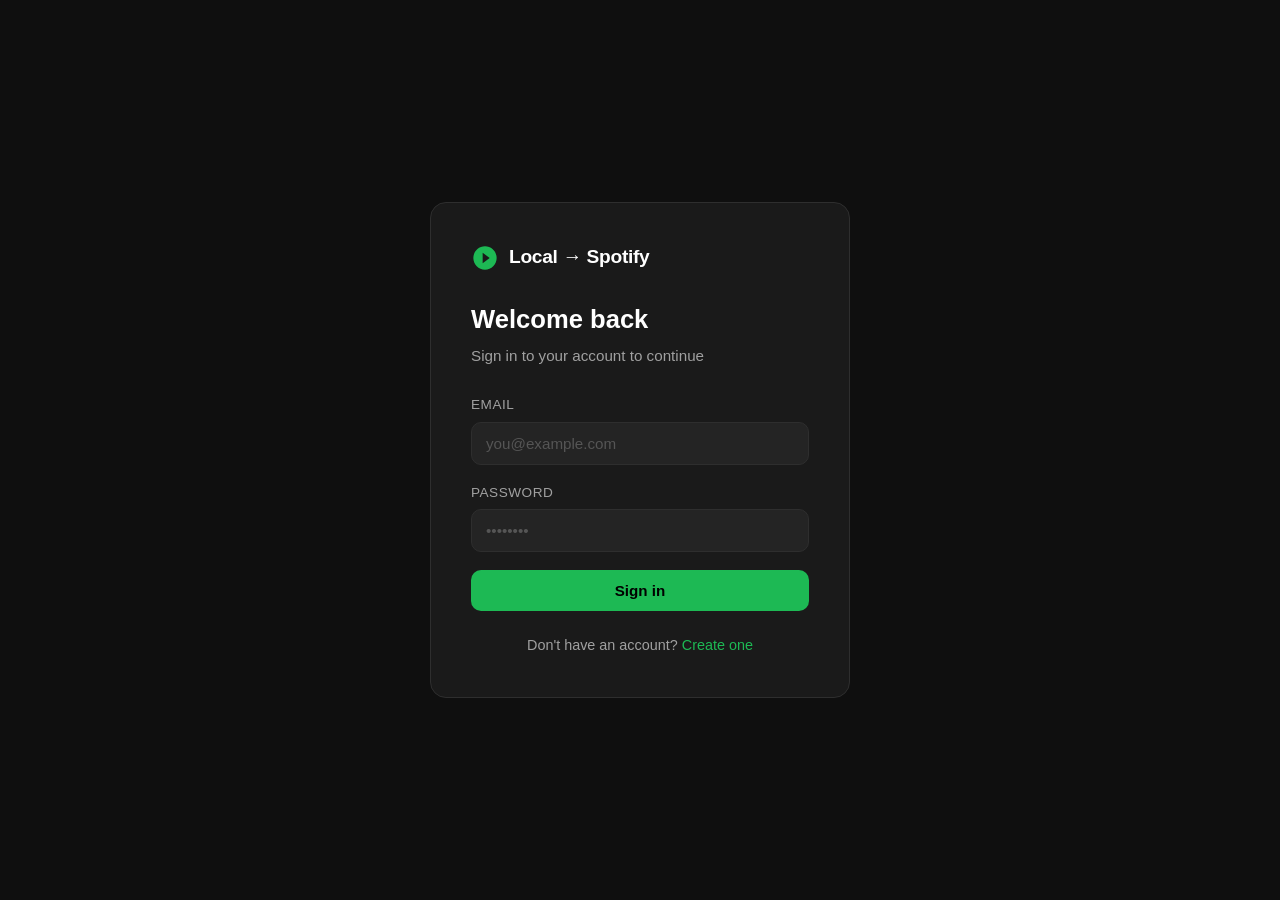
<file: static/index.html>
<!DOCTYPE html>
<html lang="en">
<head>
  <meta charset="UTF-8">
  <meta name="viewport" content="width=device-width, initial-scale=1.0">
  <title>Local Music to Spotify — Login</title>
  <link rel="stylesheet" href="/static/css/style.css">
</head>
<body>
<div class="auth-wrapper">
  <div class="auth-box">
    <div class="auth-logo">
      <svg width="28" height="28" viewBox="0 0 24 24" fill="currentColor">
        <path d="M12 2C6.48 2 2 6.48 2 12s4.48 10 10 10 10-4.48 10-10S17.52 2 12 2zm-2 14.5v-9l6 4.5-6 4.5z"/>
      </svg>
      <span>Local → Spotify</span>
    </div>

    <h1>Welcome back</h1>
    <p class="subtitle">Sign in to your account to continue</p>

    <form id="loginForm">
      <div class="form-group">
        <label>Email</label>
        <input type="email" id="email" placeholder="you@example.com" autocomplete="email" required>
      </div>
      <div class="form-group">
        <label>Password</label>
        <input type="password" id="password" placeholder="••••••••" autocomplete="current-password" required>
      </div>
      <button type="submit" class="btn btn-primary" id="loginBtn">Sign in</button>
      <p class="error-msg" id="errorMsg"></p>
    </form>

    <div class="auth-footer">
      Don't have an account? <a href="/register">Create one</a>
    </div>
  </div>
</div>

<script src="/static/js/auth.js"></script>
<script>
  if (localStorage.getItem('token')) window.location.href = '/dashboard';

  document.getElementById('loginForm').addEventListener('submit', async (e) => {
    e.preventDefault();
    const btn = document.getElementById('loginBtn');
    const err = document.getElementById('errorMsg');
    err.classList.remove('show');
    btn.disabled = true;
    btn.innerHTML = '<span class="spinner"></span>';

    try {
      const res = await api('/auth/login', 'POST', {
        email: document.getElementById('email').value.trim(),
        password: document.getElementById('password').value,
      });
      localStorage.setItem('token', res.token);
      localStorage.setItem('username', res.username);
      window.location.href = '/dashboard';
    } catch (ex) {
      err.textContent = ex.message || 'Login failed';
      err.classList.add('show');
      btn.disabled = false;
      btn.textContent = 'Sign in';
    }
  });
</script>
</body>
</html>
</file>
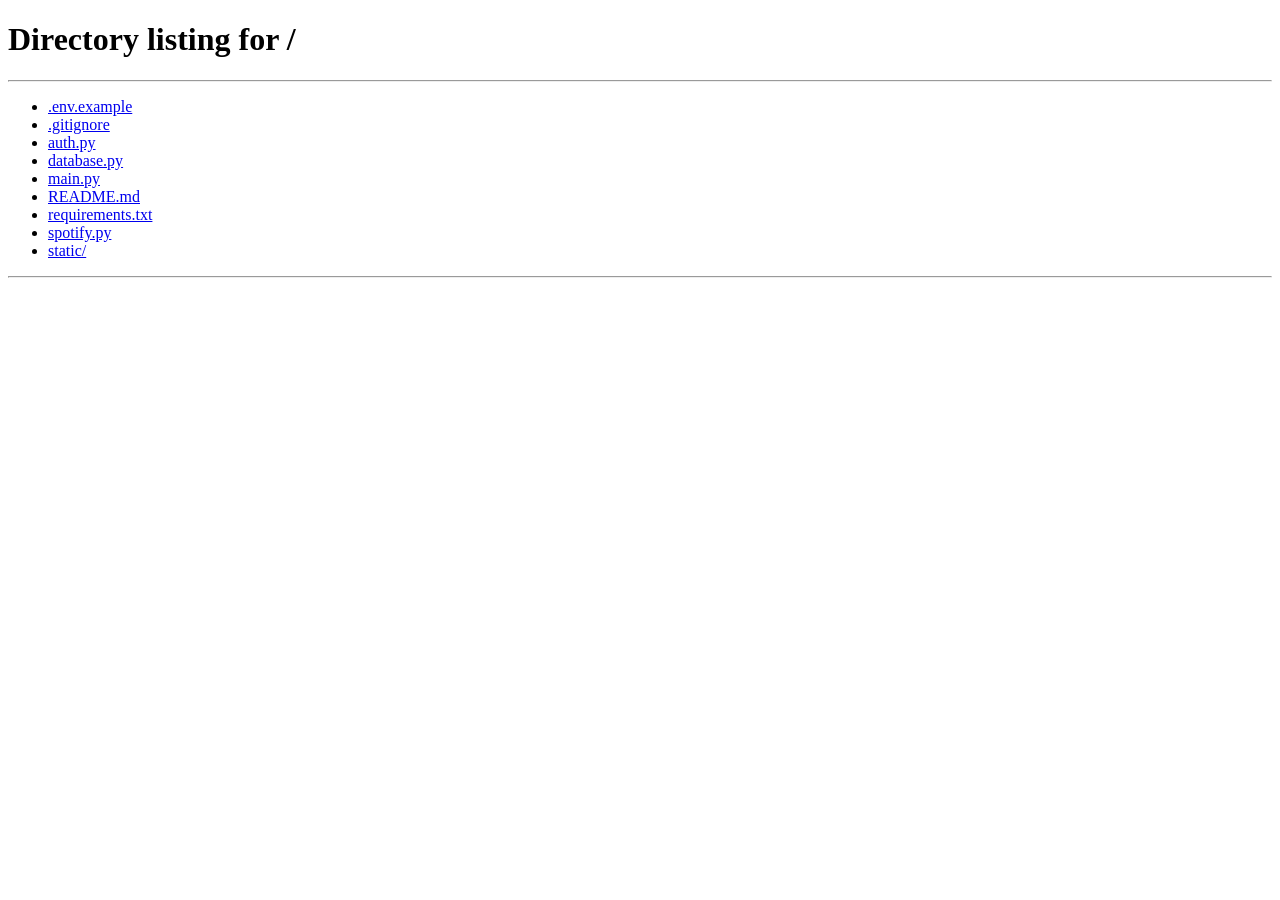
<file: static/dashboard.html>
<!DOCTYPE html>
<html lang="en">
<head>
  <meta charset="UTF-8">
  <meta name="viewport" content="width=device-width, initial-scale=1.0">
  <title>Local Music to Spotify — Dashboard</title>
  <link rel="stylesheet" href="/static/css/style.css">
</head>
<body>
<div class="layout">

  <!-- Sidebar -->
  <aside class="sidebar">
    <div class="sidebar-logo">
      <svg width="24" height="24" viewBox="0 0 24 24" fill="currentColor">
        <path d="M12 2C6.48 2 2 6.48 2 12s4.48 10 10 10 10-4.48 10-10S17.52 2 12 2zm-2 14.5v-9l6 4.5-6 4.5z"/>
      </svg>
      <span>Local → Spotify</span>
    </div>

    <nav>
      <div class="nav-item" data-page="create" onclick="showPage('create')">
        <svg width="18" height="18" viewBox="0 0 24 24" fill="currentColor">
          <path d="M19 13h-6v6h-2v-6H5v-2h6V5h2v6h6v2z"/>
        </svg>
        Create Playlist
      </div>
      <div class="nav-item" data-page="history" onclick="showPage('history')">
        <svg width="18" height="18" viewBox="0 0 24 24" fill="currentColor">
          <path d="M12 3v10.55c-.59-.34-1.27-.55-2-.55-2.21 0-4 1.79-4 4s1.79 4 4 4 4-1.79 4-4V7h4V3h-6z"/>
        </svg>
        My Playlists
      </div>
    </nav>

    <div class="sidebar-footer">
      <div class="user-chip">
        <div class="user-avatar" id="sidebarAvatar">?</div>
        <div class="user-info">
          <div class="name" id="sidebarUsername">Loading…</div>
          <div class="role">Member</div>
        </div>
        <button class="logout-btn" onclick="logout()" title="Log out">
          <svg width="16" height="16" viewBox="0 0 24 24" fill="currentColor">
            <path d="M17 7l-1.41 1.41L18.17 11H8v2h10.17l-2.58 2.58L17 17l5-5-5-5zM4 5h8V3H4c-1.1 0-2 .9-2 2v14c0 1.1.9 2 2 2h8v-2H4V5z"/>
          </svg>
        </button>
      </div>
    </div>
  </aside>

  <!-- Main -->
  <main class="main">

    <!-- Create Playlist page -->
    <div class="page" id="page-create">
      <div class="page-header">
        <h1>Create Playlist</h1>
        <p>Select a local folder to turn your music files into a Spotify playlist</p>
      </div>

      <!-- Spotify banner -->
      <div class="spotify-banner" id="spotifyBanner">
        <div class="spotify-banner-left">
          <svg width="36" height="36" viewBox="0 0 24 24" fill="currentColor">
            <path d="M12 2C6.48 2 2 6.48 2 12s4.48 10 10 10 10-4.48 10-10S17.52 2 12 2zm-2 14.5v-9l6 4.5-6 4.5z"/>
          </svg>
          <div>
            <div class="title">Checking Spotify…</div>
            <div class="desc">Please wait</div>
          </div>
        </div>
      </div>

      <!-- Form -->
      <div class="card">
        <div class="card-title">Step 1 — Select your music folder</div>

        <div class="drop-zone" id="dropZone" onclick="document.getElementById('dirInput').click()">
          <input type="file" id="dirInput" webkitdirectory multiple
                 onchange="handleFiles(this.files)" onclick="event.stopPropagation()">
          <div class="icon">
            <svg width="40" height="40" viewBox="0 0 24 24" fill="currentColor" style="opacity:.4">
              <path d="M10 4H4c-1.1 0-2 .9-2 2v12c0 1.1.9 2 2 2h16c1.1 0 2-.9 2-2V8c0-1.1-.9-2-2-2h-8l-2-2z"/>
            </svg>
          </div>
          <p>Click to select a folder</p>
          <p style="font-size:0.78rem;color:#555;margin-top:4px">Supports MP3, FLAC, WAV, M4A, OGG, AAC, WMA, OPUS and more</p>
          <div class="file-count" id="fileCount"></div>
        </div>
      </div>

      <div class="card">
        <div class="card-title">Step 2 — Name and create</div>
        <div class="create-form">
          <div class="inline-row">
            <div class="form-group">
              <label>Playlist Name</label>
              <input type="text" id="playlistName" placeholder="My Local Library" maxlength="100">
            </div>
            <button class="btn btn-primary" id="createBtn" onclick="createPlaylist()" style="width:auto;white-space:nowrap">
              Create Playlist
            </button>
          </div>

          <div id="progressWrap" style="display:none">
            <p style="font-size:0.8rem;color:var(--muted)">Searching Spotify for your tracks…</p>
            <div class="progress-bar-wrap">
              <div class="progress-bar" id="progressBar"></div>
            </div>
          </div>

          <div class="result-box" id="resultBox"></div>
        </div>
      </div>
    </div>

    <!-- History page -->
    <div class="page" id="page-history">
      <div class="page-header">
        <h1>My Playlists</h1>
        <p>Playlists you've created through this app</p>
      </div>

      <div class="stats-row">
        <div class="stat-card">
          <div class="value" id="statPlaylists">—</div>
          <div class="label">Playlists created</div>
        </div>
        <div class="stat-card">
          <div class="value" id="statTracks">—</div>
          <div class="label">Total tracks added</div>
        </div>
      </div>

      <div class="card">
        <div class="card-title">Playlist history</div>
        <div class="playlist-list" id="playlistHistory">
          <div class="empty-state"><p>Loading…</p></div>
        </div>
      </div>
    </div>

  </main>
</div>

<div id="toast"></div>

<script src="/static/js/auth.js"></script>
<script src="/static/js/dashboard.js"></script>
</body>
</html>
</file>
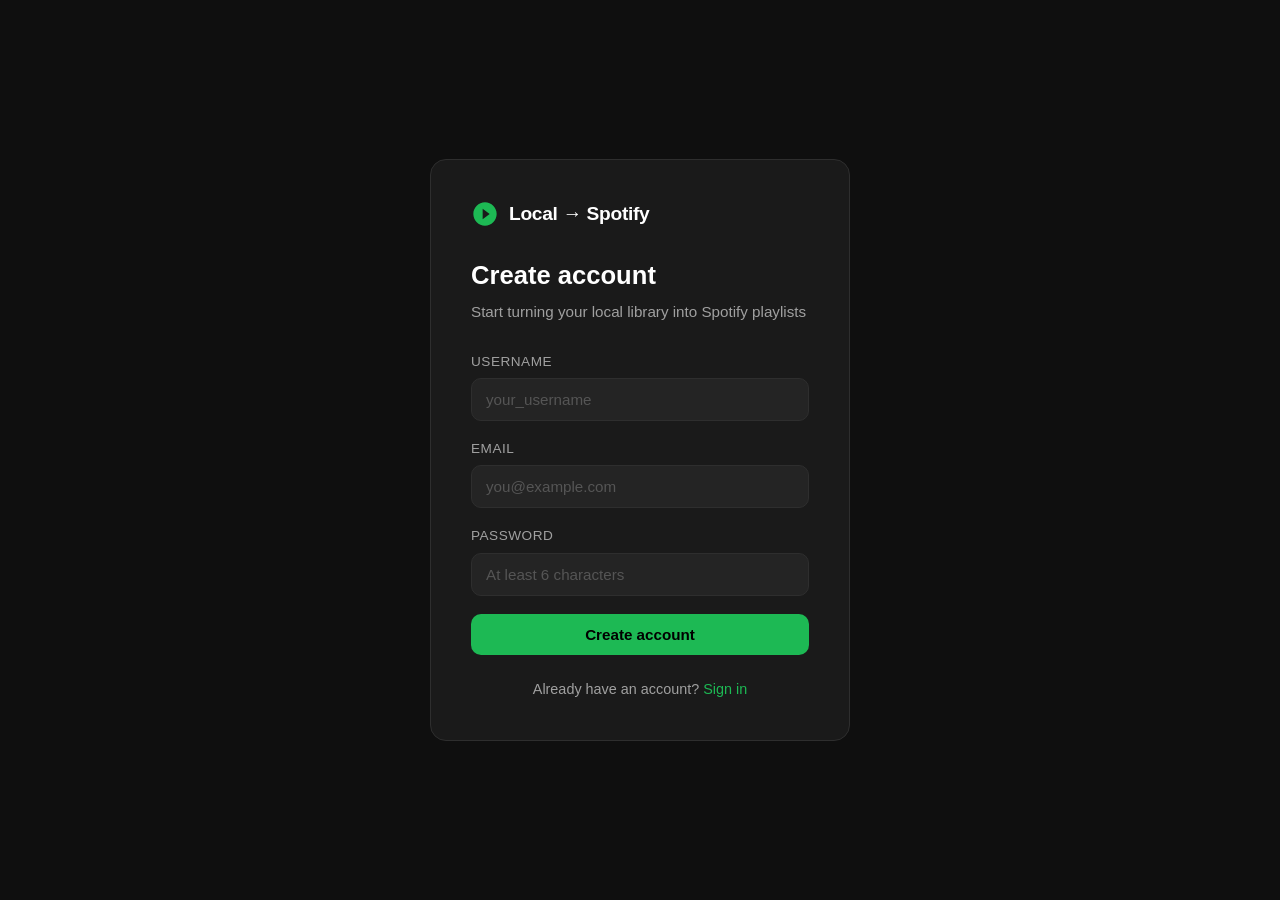
<file: static/register.html>
<!DOCTYPE html>
<html lang="en">
<head>
  <meta charset="UTF-8">
  <meta name="viewport" content="width=device-width, initial-scale=1.0">
  <title>Local Music to Spotify — Register</title>
  <link rel="stylesheet" href="/static/css/style.css">
</head>
<body>
<div class="auth-wrapper">
  <div class="auth-box">
    <div class="auth-logo">
      <svg width="28" height="28" viewBox="0 0 24 24" fill="currentColor">
        <path d="M12 2C6.48 2 2 6.48 2 12s4.48 10 10 10 10-4.48 10-10S17.52 2 12 2zm-2 14.5v-9l6 4.5-6 4.5z"/>
      </svg>
      <span>Local → Spotify</span>
    </div>

    <h1>Create account</h1>
    <p class="subtitle">Start turning your local library into Spotify playlists</p>

    <form id="registerForm">
      <div class="form-group">
        <label>Username</label>
        <input type="text" id="username" placeholder="your_username" autocomplete="username" required>
      </div>
      <div class="form-group">
        <label>Email</label>
        <input type="email" id="email" placeholder="you@example.com" autocomplete="email" required>
      </div>
      <div class="form-group">
        <label>Password</label>
        <input type="password" id="password" placeholder="At least 6 characters" autocomplete="new-password" required>
      </div>
      <button type="submit" class="btn btn-primary" id="registerBtn">Create account</button>
      <p class="error-msg" id="errorMsg"></p>
    </form>

    <div class="auth-footer">
      Already have an account? <a href="/">Sign in</a>
    </div>
  </div>
</div>

<script src="/static/js/auth.js"></script>
<script>
  if (localStorage.getItem('token')) window.location.href = '/dashboard';

  document.getElementById('registerForm').addEventListener('submit', async (e) => {
    e.preventDefault();
    const btn = document.getElementById('registerBtn');
    const err = document.getElementById('errorMsg');
    err.classList.remove('show');
    btn.disabled = true;
    btn.innerHTML = '<span class="spinner"></span>';

    try {
      const res = await api('/auth/register', 'POST', {
        username: document.getElementById('username').value.trim(),
        email: document.getElementById('email').value.trim(),
        password: document.getElementById('password').value,
      });
      localStorage.setItem('token', res.token);
      localStorage.setItem('username', res.username);
      window.location.href = '/dashboard';
    } catch (ex) {
      err.textContent = ex.message || 'Registration failed';
      err.classList.add('show');
      btn.disabled = false;
      btn.textContent = 'Create account';
    }
  });
</script>
</body>
</html>
</file>
<file: static/css/style.css>
*, *::before, *::after { box-sizing: border-box; margin: 0; padding: 0; }

:root {
  --bg: #0f0f0f;
  --surface: #1a1a1a;
  --surface2: #242424;
  --border: #2e2e2e;
  --green: #1db954;
  --green-hover: #1ed760;
  --text: #ffffff;
  --muted: #a0a0a0;
  --danger: #e05260;
  --radius: 10px;
}

body {
  font-family: -apple-system, BlinkMacSystemFont, "Segoe UI", Roboto, sans-serif;
  background: var(--bg);
  color: var(--text);
  min-height: 100vh;
  line-height: 1.5;
}

a { color: var(--green); text-decoration: none; }
a:hover { color: var(--green-hover); }

/* ── Auth pages ─────────────────────────────── */
.auth-wrapper {
  display: flex;
  align-items: center;
  justify-content: center;
  min-height: 100vh;
  padding: 24px;
}

.auth-box {
  background: var(--surface);
  border: 1px solid var(--border);
  border-radius: 16px;
  padding: 40px;
  width: 100%;
  max-width: 420px;
}

.auth-logo {
  display: flex;
  align-items: center;
  gap: 10px;
  margin-bottom: 28px;
}

.auth-logo svg { color: var(--green); }

.auth-logo span {
  font-size: 1.2rem;
  font-weight: 700;
  letter-spacing: -0.3px;
}

.auth-box h1 {
  font-size: 1.6rem;
  font-weight: 700;
  margin-bottom: 6px;
}

.auth-box p.subtitle {
  color: var(--muted);
  margin-bottom: 28px;
  font-size: 0.95rem;
}

/* ── Form elements ──────────────────────────── */
.form-group {
  margin-bottom: 18px;
}

.form-group label {
  display: block;
  font-size: 0.85rem;
  font-weight: 500;
  color: var(--muted);
  margin-bottom: 6px;
  text-transform: uppercase;
  letter-spacing: 0.5px;
}

.form-group input {
  width: 100%;
  padding: 12px 14px;
  background: var(--surface2);
  border: 1px solid var(--border);
  border-radius: var(--radius);
  color: var(--text);
  font-size: 0.95rem;
  outline: none;
  transition: border-color 0.15s;
}

.form-group input:focus {
  border-color: var(--green);
}

.form-group input::placeholder { color: #555; }

/* ── Buttons ────────────────────────────────── */
.btn {
  display: inline-flex;
  align-items: center;
  justify-content: center;
  gap: 8px;
  padding: 12px 20px;
  border: none;
  border-radius: var(--radius);
  font-size: 0.95rem;
  font-weight: 600;
  cursor: pointer;
  transition: background 0.15s, transform 0.1s, opacity 0.15s;
  white-space: nowrap;
}

.btn:active { transform: scale(0.98); }
.btn:disabled { opacity: 0.5; cursor: not-allowed; transform: none; }

.btn-primary {
  background: var(--green);
  color: #000;
  width: 100%;
}
.btn-primary:hover:not(:disabled) { background: var(--green-hover); }

.btn-secondary {
  background: var(--surface2);
  color: var(--text);
  border: 1px solid var(--border);
}
.btn-secondary:hover:not(:disabled) { background: var(--border); }

.btn-danger {
  background: transparent;
  color: var(--danger);
  border: 1px solid var(--danger);
  font-size: 0.85rem;
  padding: 8px 14px;
}
.btn-danger:hover:not(:disabled) { background: var(--danger); color: #fff; }

.btn-sm { padding: 8px 14px; font-size: 0.85rem; }

.error-msg {
  color: var(--danger);
  font-size: 0.875rem;
  margin-top: 12px;
  display: none;
}
.error-msg.show { display: block; }

.auth-footer {
  text-align: center;
  margin-top: 24px;
  font-size: 0.9rem;
  color: var(--muted);
}

/* ── Dashboard layout ───────────────────────── */
.layout {
  display: flex;
  min-height: 100vh;
}

.sidebar {
  width: 240px;
  background: var(--surface);
  border-right: 1px solid var(--border);
  padding: 24px 16px;
  display: flex;
  flex-direction: column;
  flex-shrink: 0;
}

.sidebar-logo {
  display: flex;
  align-items: center;
  gap: 10px;
  padding: 0 8px;
  margin-bottom: 36px;
}

.sidebar-logo svg { color: var(--green); }

.sidebar-logo span {
  font-size: 1rem;
  font-weight: 700;
}

.nav-item {
  display: flex;
  align-items: center;
  gap: 10px;
  padding: 10px 12px;
  border-radius: 8px;
  font-size: 0.9rem;
  font-weight: 500;
  color: var(--muted);
  cursor: pointer;
  transition: background 0.15s, color 0.15s;
  margin-bottom: 2px;
}

.nav-item:hover, .nav-item.active {
  background: var(--surface2);
  color: var(--text);
}

.nav-item svg { flex-shrink: 0; }

.sidebar-footer {
  margin-top: auto;
  padding-top: 16px;
  border-top: 1px solid var(--border);
}

.user-chip {
  display: flex;
  align-items: center;
  gap: 10px;
  padding: 10px 12px;
  border-radius: 8px;
}

.user-avatar {
  width: 32px;
  height: 32px;
  background: var(--green);
  border-radius: 50%;
  display: flex;
  align-items: center;
  justify-content: center;
  font-weight: 700;
  font-size: 0.85rem;
  color: #000;
  flex-shrink: 0;
}

.user-info { flex: 1; overflow: hidden; }
.user-info .name { font-size: 0.875rem; font-weight: 600; white-space: nowrap; overflow: hidden; text-overflow: ellipsis; }
.user-info .role { font-size: 0.75rem; color: var(--muted); }

.logout-btn {
  background: none;
  border: none;
  color: var(--muted);
  cursor: pointer;
  padding: 4px;
  border-radius: 4px;
  display: flex;
  transition: color 0.15s;
}
.logout-btn:hover { color: var(--danger); }

/* ── Main content ───────────────────────────── */
.main {
  flex: 1;
  padding: 36px 40px;
  overflow-y: auto;
}

.page { display: none; }
.page.active { display: block; }

.page-header {
  margin-bottom: 28px;
}
.page-header h1 {
  font-size: 1.6rem;
  font-weight: 700;
  margin-bottom: 4px;
}
.page-header p { color: var(--muted); font-size: 0.9rem; }

/* ── Cards ──────────────────────────────────── */
.card {
  background: var(--surface);
  border: 1px solid var(--border);
  border-radius: var(--radius);
  padding: 24px;
  margin-bottom: 20px;
}

.card-title {
  font-size: 0.8rem;
  font-weight: 600;
  text-transform: uppercase;
  letter-spacing: 0.8px;
  color: var(--muted);
  margin-bottom: 16px;
}

/* ── Stats row ──────────────────────────────── */
.stats-row {
  display: grid;
  grid-template-columns: repeat(auto-fit, minmax(160px, 1fr));
  gap: 16px;
  margin-bottom: 24px;
}

.stat-card {
  background: var(--surface);
  border: 1px solid var(--border);
  border-radius: var(--radius);
  padding: 20px;
}

.stat-card .value {
  font-size: 2rem;
  font-weight: 700;
  line-height: 1;
  color: var(--green);
}

.stat-card .label {
  font-size: 0.8rem;
  color: var(--muted);
  margin-top: 4px;
}

/* ── Spotify connect banner ─────────────────── */
.spotify-banner {
  background: linear-gradient(135deg, #1a2e1a, #1a1a1a);
  border: 1px solid #1db95440;
  border-radius: var(--radius);
  padding: 20px 24px;
  display: flex;
  align-items: center;
  justify-content: space-between;
  gap: 16px;
  margin-bottom: 24px;
}

.spotify-banner.connected {
  background: linear-gradient(135deg, #1a2e1a, #1a1a1a);
  border-color: var(--green);
}

.spotify-banner-left {
  display: flex;
  align-items: center;
  gap: 14px;
}

.spotify-banner-left svg { color: var(--green); flex-shrink: 0; }

.spotify-banner-left .title { font-weight: 600; margin-bottom: 2px; }
.spotify-banner-left .desc { font-size: 0.85rem; color: var(--muted); }

/* ── Create playlist section ─────────────────── */
.drop-zone {
  border: 2px dashed var(--border);
  border-radius: var(--radius);
  padding: 36px;
  text-align: center;
  cursor: pointer;
  transition: border-color 0.15s, background 0.15s;
  position: relative;
}

.drop-zone:hover, .drop-zone.has-files {
  border-color: var(--green);
  background: #1db95408;
}

.drop-zone input[type="file"] {
  position: absolute;
  inset: 0;
  opacity: 0;
  cursor: pointer;
  width: 100%;
  height: 100%;
}

.drop-zone .icon { color: var(--muted); margin-bottom: 12px; }
.drop-zone .drop-zone.has-files .icon { color: var(--green); }
.drop-zone p { color: var(--muted); font-size: 0.9rem; }
.drop-zone .file-count { color: var(--green); font-weight: 600; font-size: 1rem; margin-top: 8px; }

.create-form {
  display: flex;
  flex-direction: column;
  gap: 16px;
}

.inline-row {
  display: flex;
  gap: 12px;
  align-items: flex-end;
}

.inline-row .form-group { flex: 1; margin-bottom: 0; }

/* ── Progress / Result ──────────────────────── */
.progress-bar-wrap {
  background: var(--surface2);
  border-radius: 100px;
  height: 6px;
  margin-top: 12px;
  overflow: hidden;
}

.progress-bar {
  background: var(--green);
  height: 100%;
  width: 0%;
  transition: width 0.3s;
  border-radius: 100px;
}

.result-box {
  background: var(--surface2);
  border: 1px solid var(--border);
  border-radius: var(--radius);
  padding: 20px;
  margin-top: 16px;
  display: none;
}

.result-box.show { display: block; }

.result-box .result-stats {
  display: flex;
  gap: 20px;
  margin-bottom: 12px;
  flex-wrap: wrap;
}

.result-stat { font-size: 0.875rem; }
.result-stat .num { font-weight: 700; }
.result-stat.found .num { color: var(--green); }
.result-stat.missed .num { color: var(--danger); }

.result-link {
  display: inline-flex;
  align-items: center;
  gap: 8px;
  background: var(--green);
  color: #000;
  font-weight: 600;
  font-size: 0.875rem;
  padding: 8px 16px;
  border-radius: 100px;
  margin-top: 12px;
  transition: background 0.15s;
}
.result-link:hover { background: var(--green-hover); color: #000; }

.missed-list {
  margin-top: 12px;
  max-height: 120px;
  overflow-y: auto;
  font-size: 0.8rem;
  color: var(--muted);
}

.missed-list span {
  display: block;
  padding: 2px 0;
  border-bottom: 1px solid var(--border);
}

/* ── Playlist history ───────────────────────── */
.playlist-list { display: flex; flex-direction: column; gap: 10px; }

.playlist-item {
  display: flex;
  align-items: center;
  justify-content: space-between;
  padding: 14px 18px;
  background: var(--surface2);
  border: 1px solid var(--border);
  border-radius: var(--radius);
  gap: 12px;
}

.playlist-item .pl-info { flex: 1; }
.playlist-item .pl-name { font-weight: 600; font-size: 0.95rem; }
.playlist-item .pl-meta { font-size: 0.8rem; color: var(--muted); margin-top: 2px; }

.badge {
  display: inline-block;
  padding: 2px 8px;
  border-radius: 100px;
  font-size: 0.75rem;
  font-weight: 600;
}
.badge-green { background: #1db95420; color: var(--green); }
.badge-red { background: #e0526020; color: var(--danger); }

.empty-state {
  text-align: center;
  padding: 40px;
  color: var(--muted);
}
.empty-state svg { margin-bottom: 12px; opacity: 0.3; }
.empty-state p { font-size: 0.9rem; }

/* ── Toast ──────────────────────────────────── */
#toast {
  position: fixed;
  bottom: 28px;
  right: 28px;
  background: var(--surface);
  border: 1px solid var(--border);
  color: var(--text);
  padding: 12px 20px;
  border-radius: var(--radius);
  font-size: 0.875rem;
  box-shadow: 0 4px 20px rgba(0,0,0,0.4);
  transform: translateY(80px);
  opacity: 0;
  transition: transform 0.25s, opacity 0.25s;
  z-index: 999;
  max-width: 320px;
}
#toast.show { transform: translateY(0); opacity: 1; }
#toast.success { border-left: 3px solid var(--green); }
#toast.error { border-left: 3px solid var(--danger); }

/* ── Spinner ────────────────────────────────── */
.spinner {
  width: 18px;
  height: 18px;
  border: 2px solid transparent;
  border-top-color: currentColor;
  border-radius: 50%;
  animation: spin 0.6s linear infinite;
  display: inline-block;
}
@keyframes spin { to { transform: rotate(360deg); } }

/* ── Responsive ─────────────────────────────── */
@media (max-width: 700px) {
  .sidebar { display: none; }
  .main { padding: 20px 16px; }
  .inline-row { flex-direction: column; }
  .stats-row { grid-template-columns: 1fr 1fr; }
}
</file>
